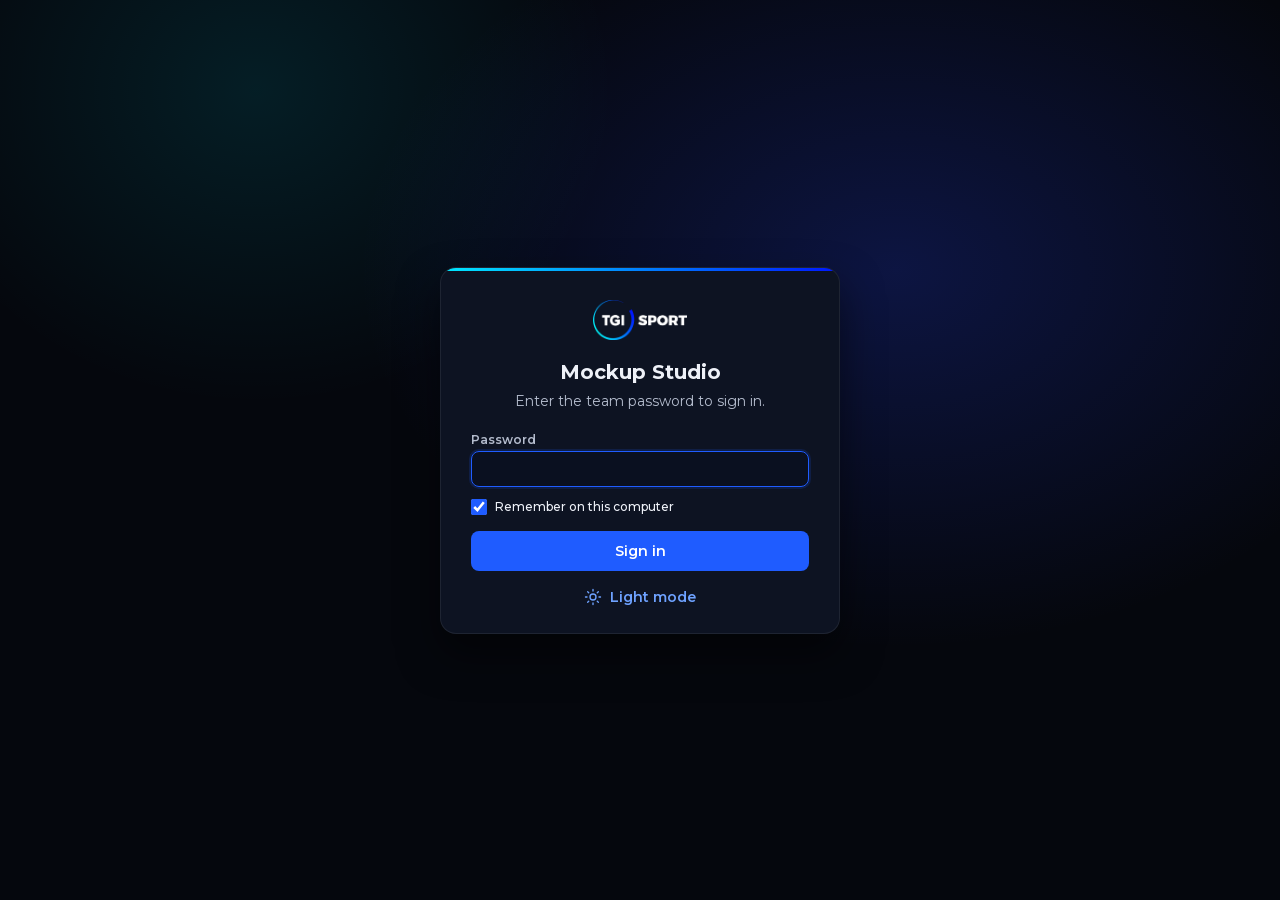
<file: index.html>
<!doctype html>
<html lang="en">
<head>
  <meta charset="utf-8">
  <title>Mockup Studio · TGI Sport</title>
  <!-- Pagina d'ingresso del sito: apre subito la piattaforma. -->
  <meta http-equiv="refresh" content="0; url=Mockup%20Studio.html">
  <link rel="icon" type="image/png" href="app/favicon.png">
  <script>location.replace('Mockup%20Studio.html' + location.search + location.hash);</script>
</head>
<body>
  <a href="Mockup%20Studio.html">Open Mockup Studio</a>
</body>
</html>
</file>
<file: app/stile.css>
/* Mockup Studio — stile allineato alla Piattaforma TGI Sport: Montserrat incluso nel sito, cinque grandezze di testo,
   tema scuro predefinito e chiaro. I colori si scrivono solo nei due blocchi dei temi, fuori si usano le variabili. */
@font-face {
  font-family: 'Montserrat';
  src: url('font/montserrat-latin.woff2') format('woff2');
  font-weight: 100 900;
  font-display: swap;
}

:root {
  color-scheme: dark;
  --sfondo: #05070d;
  --pannello: #0d1322;
  --lato: #080c16;
  --campo: #0a1020;
  --inchiostro: #eef1f8;
  --inchiostro-2: #b4bccd;
  --inchiostro-3: #7b859b;
  --linea: rgba(255, 255, 255, .07);
  --linea-forte: rgba(255, 255, 255, .14);
  --accento: #1f5cff;
  --accento-sopra: #1a4fe0;
  --accento-testo: #8fb4ff;    /* testo sul fondo tenue dell'accento */
  --accento-tenue: rgba(31, 92, 255, .16);
  --su-accento: #ffffff;
  --link: #6ea2ff;
  --marchio-gradiente: linear-gradient(90deg, #00e8fe, #0018fe);
  --ok: #4cc77a;
  --ok-tenue: rgba(76, 199, 122, .14);
  --bordo-ok: rgba(76, 199, 122, .35);
  --attenzione: #ff9a3c;
  --attenzione-tenue: rgba(255, 154, 60, .14);
  --errore: #ff6259;
  --errore-tenue: rgba(255, 98, 89, .14);
  --bordo-errore: rgba(255, 98, 89, .35);
  --grigio-tenue: rgba(255, 255, 255, .06);
  --hover: rgba(255, 255, 255, .05);
  --voce-attiva: rgba(255, 255, 255, .07);
  --alone: radial-gradient(60% 60% at 70% 30%, rgba(40, 70, 255, .22), transparent 70%), radial-gradient(40% 50% at 20% 10%, rgba(0, 232, 254, .10), transparent 70%);
  --ombra: none;
  --ombra-finestra: 0 20px 40px rgba(0, 0, 0, .5);

  /* il palco con la foto resta scuro in entrambi i temi: il chiaro non sovrascrive questi valori */
  --palco: #05070d;
  --palco-2: #0d1322;
  --palco-linea: rgba(255, 255, 255, .1);
  --palco-attivo: rgba(255, 255, 255, .14);
  --palco-sopra: rgba(255, 255, 255, .07);
  --palco-chiaro: #ffffff;
  --palco-testo: #b4bccd;
  --palco-testo-2: #8d97ab;
  --palco-giro: rgba(255, 255, 255, .25);
  --ombra-tela: 0 8px 40px rgba(0, 0, 0, .45);
  --ombra-lente: 0 8px 30px rgba(0, 0, 0, .5);

  /* la scacchiera indica la trasparenza: uguale nei due temi */
  --carta: #ffffff;
  --scacco: #dcdfe5;

  --raggio: 16px;
  --raggio-medio: 10px;
  --raggio-comandi: 8px;
  --t-12: 12px;
  --t-14: 14px;
  --t-16: 16px;
  --t-20: 20px;
  font-family: 'Montserrat', system-ui, sans-serif;
  font-size: var(--t-14);
  color: var(--inchiostro);
  background: var(--sfondo);
}

:root[data-tema="chiaro"] {
  color-scheme: light;
  --sfondo: #edf0f5;
  --pannello: #ffffff;
  --lato: #ffffff;
  --campo: #ffffff;
  --inchiostro: #0f1830;
  --inchiostro-2: #4f5a70;
  --inchiostro-3: #808ba0;
  --linea: #dde2eb;
  --linea-forte: #c6cdda;
  --accento: #0b2ff0;
  --accento-sopra: #0822c4;
  --accento-testo: #0822c4;
  --accento-tenue: #e8edff;
  --su-accento: #ffffff;
  --link: #0b2ff0;
  --ok: #137a41;
  --ok-tenue: #e7f6ee;
  --bordo-ok: #bfe5cf;
  --attenzione: #a85000;
  --attenzione-tenue: #fff4e0;
  --errore: #c62f28;
  --errore-tenue: #fdecea;
  --bordo-errore: #f3c3bf;
  --grigio-tenue: #eff2f6;
  --hover: #f1f4f9;
  --voce-attiva: #e8edff;
  --alone: radial-gradient(50% 60% at 75% 20%, rgba(11, 47, 240, .07), transparent 70%);
  --ombra: 0 1px 2px rgba(15, 24, 48, .04), 0 8px 24px rgba(15, 24, 48, .05);
  --ombra-finestra: 0 20px 40px rgba(15, 24, 48, .2);
}

* { box-sizing: border-box; }
html, body { height: 100%; margin: 0; }
button, input, select { font: inherit; color: inherit; }
[hidden] { display: none !important; }

/* elementi del solo tema scuro o del solo tema chiaro: logo, icona e testo dell'interruttore */
:root[data-tema="chiaro"] .solo-scuro, :root:not([data-tema="chiaro"]) .solo-chiaro { display: none !important; }
.tratto { width: 20px; height: 20px; flex: none; fill: none; stroke: currentColor; stroke-width: 1.8; stroke-linecap: round; stroke-linejoin: round; }

/* ---------- struttura: una sola colonna a sinistra (logo, menu, passi, piede) e il palco accanto ---------- */
body {
  display: grid; grid-template-columns: 344px minmax(0, 1fr); grid-template-rows: auto minmax(0, 1fr) auto;
  background: var(--sfondo); overflow: hidden;
}
main, .vista { display: contents; }
.testata, .vista > .pannello, .piede-lato { grid-column: 1; background: var(--lato); border-right: 1px solid var(--linea); }
.testata { grid-row: 1; }
.vista > .pannello { grid-row: 2; }
.piede-lato { grid-row: 3; }
.vista > .area { grid-column: 2; grid-row: 1 / -1; }

/* ---------- testata della colonna ---------- */
.testata::before { content: ""; display: block; height: 3px; background: var(--marchio-gradiente); }
.marchio { display: flex; align-items: center; gap: 12px; padding: 14px 20px 10px; }
.marchio-logo { display: block; height: 28px; width: auto; }
.marchio-nome {
  padding-left: 12px; border-left: 1px solid var(--linea-forte);
  font-weight: 700; line-height: 22px; white-space: nowrap;
}
.schede { display: grid; gap: 2px; padding: 4px 10px 10px; }
.schede button {
  display: flex; align-items: center; gap: 12px; padding: 9px 10px; border: 0; border-radius: var(--raggio-medio);
  background: none; color: var(--inchiostro-2); font-weight: 600; text-align: left; cursor: pointer;
}
.schede button:hover { background: var(--hover); color: var(--inchiostro); }
.schede button[aria-selected="true"] { background: var(--voce-attiva); color: var(--inchiostro); box-shadow: inset 3px 0 0 var(--accento); }

/* ---------- piede della colonna ---------- */
.piede-lato { display: flex; gap: 4px; padding: 8px 10px; border-top: 1px solid var(--linea); }
.bottone-lato {
  flex: 1; display: inline-flex; align-items: center; justify-content: center; gap: 8px; padding: 7px 8px; border: 0; border-radius: var(--raggio-comandi);
  background: none; color: var(--link); font-weight: 600; white-space: nowrap; cursor: pointer;
}
.bottone-lato:hover { background: var(--accento-tenue); }
.bottone-lato .tratto { width: 18px; height: 18px; }

/* ---------- accesso con password ---------- */
.accesso {
  position: fixed; inset: 0; z-index: 20; display: grid; place-items: center; padding: 20px;
  background: var(--alone), var(--sfondo);
}
.accesso-scheda {
  width: 100%; max-width: 400px; padding: 32px 30px 20px; border: 1px solid var(--linea); border-radius: var(--raggio); background: var(--pannello);
  box-shadow: var(--ombra-finestra); position: relative; overflow: hidden;
}
.accesso.in-attesa .accesso-scheda { visibility: hidden; }
.accesso-scheda::before { content: ""; position: absolute; left: 0; right: 0; top: 0; height: 3px; background: var(--marchio-gradiente); }
.accesso-logo { display: block; height: 40px; width: auto; margin: 0 auto 20px; }
.accesso-scheda h1 { margin: 0 0 6px; font-size: var(--t-20); font-weight: 700; line-height: 1.25; text-align: center; }
.accesso-scheda > p { margin: 0 0 20px; color: var(--inchiostro-2); line-height: 1.5; text-align: center; }
.accesso-scheda .spunta { margin: 2px 0 16px; }
.accesso-scheda .errore { margin: 0 0 14px; }
.accesso-scheda .bottone-lato { display: flex; width: 100%; margin-top: 10px; }

/* ---------- passi nella colonna ---------- */
.pannello {
  min-height: 0; overflow-y: auto; padding: 0 10px 10px;
  scrollbar-width: thin; scrollbar-color: var(--linea-forte) transparent;
}
.passo { padding: 14px; margin-bottom: 10px; border: 1px solid var(--linea); border-radius: var(--raggio); background: var(--pannello); box-shadow: var(--ombra); }
.passo:last-child { margin-bottom: 0; }
.passo h2 { display: flex; align-items: center; gap: 10px; margin: 0 0 12px; font-size: var(--t-16); font-weight: 700; line-height: 1.25; }
.passo h3 { margin: 18px 0 8px; font-size: var(--t-14); font-weight: 700; }
.n {
  flex: none; display: inline-grid; place-items: center; width: 22px; height: 22px; border-radius: 50%;
  background: var(--accento-tenue); color: var(--accento-testo); font-size: var(--t-12); font-weight: 700;
}
.passo.disattivo { opacity: .45; pointer-events: none; }

.campo { display: flex; flex-direction: column; gap: 4px; margin-bottom: 12px; }
.campo > span { font-size: var(--t-12); color: var(--inchiostro-2); font-weight: 600; display: flex; justify-content: space-between; }
.campo output { color: var(--inchiostro); font-variant-numeric: tabular-nums; }
input[type="text"], input[type="number"], input[type="password"], select {
  height: 36px; padding: 0 10px; border: 1px solid var(--linea-forte); border-radius: var(--raggio-comandi); background: var(--campo); width: 100%; min-width: 0;
  outline: 2px solid transparent; transition: border-color .15s, outline-color .15s;
}
input[type="text"]:focus, input[type="number"]:focus, input[type="password"]:focus, select:focus { border-color: var(--accento); outline-color: var(--accento-tenue); }
input[type="range"] { width: 100%; accent-color: var(--accento); margin: 2px 0; }

.segmentato { display: grid; grid-auto-flow: column; grid-auto-columns: 1fr; gap: 6px; margin-bottom: 12px; }
.segmentato button {
  display: flex; flex-direction: column; align-items: flex-start; gap: 2px;
  padding: 9px 10px; border: 1px solid var(--linea-forte); border-radius: var(--raggio-comandi); background: transparent; cursor: pointer; text-align: left;
  transition: border-color .15s, background .15s;
}
.segmentato.griglia { grid-auto-flow: row; grid-template-columns: repeat(2, minmax(0, 1fr)); }
.segmentato button b { font-weight: 600; font-size: var(--t-12); line-height: 1.3; }
.segmentato button small { font-size: var(--t-12); color: var(--inchiostro-2); }
.segmentato button:hover { border-color: var(--inchiostro-3); }
.segmentato button[aria-checked="true"] { border-color: var(--accento); background: var(--accento-tenue); box-shadow: inset 0 0 0 1px var(--accento); }
.segmentato button:disabled { opacity: .4; cursor: not-allowed; }
.segmentato.piccolo { margin: 0; gap: 0; background: var(--palco-2); border-radius: var(--raggio-comandi); padding: 2px; }
.segmentato.piccolo button {
  padding: 5px 12px; border: 0; background: transparent; color: var(--palco-testo); border-radius: 6px; align-items: center; font-size: var(--t-12); font-weight: 600;
}
.segmentato.piccolo button[aria-checked="true"] { background: var(--palco-attivo); color: var(--palco-chiaro); box-shadow: none; }

/* drop zone */
.drop {
  position: relative; display: flex; flex-direction: column; align-items: center; gap: 8px; text-align: center;
  padding: 20px 14px 16px; border: 1.5px dashed var(--linea-forte); border-radius: var(--raggio-medio); cursor: pointer;
  color: var(--inchiostro-2); background: var(--grigio-tenue); transition: border-color .15s, background .15s;
}
.drop input { position: absolute; inset: 0; opacity: 0; cursor: pointer; width: 100%; }
.drop:hover, .drop.sopra { border-color: var(--accento); background: var(--accento-tenue); color: var(--inchiostro); }
.drop-icona { width: 26px; height: 26px; color: var(--link); }
.drop-testo { line-height: 1.45; }
.drop-testo b { color: var(--inchiostro); font-weight: 600; }
.drop-formati { font-size: var(--t-12); color: var(--inchiostro-2); }

.file { border: 1px solid var(--linea); border-radius: var(--raggio-medio); padding: 10px 12px; margin-top: 10px; background: var(--grigio-tenue); }
.file-riga { display: flex; align-items: center; gap: 8px; }
.file-nome { flex: 1; min-width: 0; font-weight: 600; overflow: hidden; text-overflow: ellipsis; white-space: nowrap; }
.file-meta { font-size: var(--t-12); color: var(--inchiostro-2); margin: 2px 0 8px; }
.file .campo { margin: 8px 0; }
.icona {
  flex: none; display: inline-grid; place-items: center; width: 26px; height: 26px; border: 0; border-radius: 6px; background: transparent; cursor: pointer; color: var(--inchiostro-2);
}
.icona svg { width: 16px; height: 16px; }
.icona:hover { background: var(--hover); color: var(--inchiostro); }

.sfondo-scacchi {
  background-color: var(--carta);
  background-image: linear-gradient(45deg, var(--scacco) 25%, transparent 25%), linear-gradient(-45deg, var(--scacco) 25%, transparent 25%),
    linear-gradient(45deg, transparent 75%, var(--scacco) 75%), linear-gradient(-45deg, transparent 75%, var(--scacco) 75%);
  background-size: 10px 10px; background-position: 0 0, 0 5px, 5px -5px, -5px 0;
}
.file-miniatura { display: flex; align-items: center; justify-content: center; height: 88px; padding: 8px; margin: 2px 0 10px; border: 1px solid var(--linea); border-radius: var(--raggio-comandi); }
.file-miniatura img { display: block; max-width: 100%; max-height: 100%; }
.file-miniatura img:not([src]) { display: none; }
.contagocce {
  flex: none; display: grid; place-items: center; width: 40px; height: 36px; padding: 0;
  border: 1px solid var(--linea-forte); border-radius: var(--raggio-comandi); background: var(--campo); color: var(--inchiostro-2); cursor: pointer;
}
.contagocce:hover { border-color: var(--inchiostro-3); color: var(--inchiostro); }
.contagocce svg { width: 18px; height: 18px; }
#nota-sfondo { margin: -4px 0 12px; }
#nota-tipi { margin: -4px 0 12px; }
#nota-sfondo:empty { display: none; }
.rilevato { font-size: var(--t-12); line-height: 1.4; padding: 8px 10px; border-radius: var(--raggio-comandi); margin-bottom: 8px; }
.rilevato:empty { display: none; }
.rilevato.si { background: var(--ok-tenue); color: var(--ok); }
.rilevato.no { background: var(--grigio-tenue); color: var(--inchiostro-2); }
.rilevato.attenzione { background: var(--attenzione-tenue); color: var(--attenzione); }

.spunta { display: flex; align-items: center; gap: 8px; cursor: pointer; font-size: var(--t-12); font-weight: 500; margin: 6px 0 0; }
.spunta input { width: 16px; height: 16px; accent-color: var(--accento); margin: 0; flex: none; }
.spunta small { font-size: var(--t-12); color: var(--inchiostro-2); }

.errore { margin-top: 10px; padding: 9px 11px; border-radius: var(--raggio-comandi); background: var(--errore-tenue); color: var(--errore); font-size: var(--t-12); line-height: 1.45; }

.campioni { display: flex; flex-wrap: wrap; gap: 6px; }
.campione {
  width: 28px; height: 28px; border-radius: 7px; border: 1px solid var(--linea-forte); cursor: pointer; padding: 0; position: relative;
  transition: transform .1s;
}
.campione:hover { transform: scale(1.08); }
.campione[aria-pressed="true"] { box-shadow: 0 0 0 2px var(--pannello), 0 0 0 4px var(--accento); }
.campioni-etichetta { width: 100%; font-size: var(--t-12); color: var(--inchiostro-2); margin-top: 2px; }
.colore { display: flex; gap: 8px; margin-top: 8px; }
.colore input[type="color"] { width: 44px; height: 36px; padding: 2px; border: 1px solid var(--linea-forte); border-radius: var(--raggio-comandi); background: var(--campo); cursor: pointer; flex: none; }
.colore input[type="text"] { font-family: ui-monospace, "SF Mono", Menlo, monospace; text-transform: uppercase; }

.link { border: 0; background: none; color: var(--link); padding: 0; cursor: pointer; font-size: var(--t-12); font-weight: 600; }
.link:hover { text-decoration: underline; }
.gruppo { padding-bottom: 6px; margin-bottom: 14px; border-bottom: 1px dashed var(--linea-forte); }
.gruppo .nota:last-child { margin-bottom: 10px; }
.segmentato.compatto { margin-bottom: 0; }
.segmentato.compatto button { padding: 7px 10px; align-items: center; }
.campione.trasparente {
  background-color: var(--carta) !important;
  background-image: linear-gradient(45deg, var(--scacco) 25%, transparent 25%), linear-gradient(-45deg, var(--scacco) 25%, transparent 25%),
    linear-gradient(45deg, transparent 75%, var(--scacco) 75%), linear-gradient(-45deg, transparent 75%, var(--scacco) 75%);
  background-size: 8px 8px; background-position: 0 0, 0 4px, 4px -4px, -4px 0;
}
.segmentato.competizioni button img { display: block; width: 100%; height: auto; margin-top: 7px; border-radius: 3px; box-shadow: 0 0 0 1px var(--linea-forte); }
#campo-posizioni { margin-bottom: 0; }
#nota-trasparente { margin-top: 8px; }

.posizioni { display: flex; flex-direction: column; gap: 6px; }
.posizione {
  display: flex; align-items: center; gap: 10px; padding: 9px 11px; border: 1px solid var(--linea-forte); border-radius: var(--raggio-comandi); cursor: pointer;
  transition: border-color .15s, background .15s;
}
.posizione:hover { border-color: var(--inchiostro-3); }
.posizione input { width: 16px; height: 16px; accent-color: var(--accento); margin: 0; }
.posizione.attiva { border-color: var(--accento); background: var(--accento-tenue); }
.posizione small { margin-left: auto; color: var(--inchiostro-2); font-size: var(--t-12); }

/* due brand: scelta, schede dei loghi e logo di ogni posizione */
#blocco-brand { margin-bottom: 12px; }
#sel-logo { margin-top: 8px; grid-auto-columns: minmax(0, 1fr); }
#sel-logo button { min-width: 0; overflow: hidden; }
#sel-logo button b, #sel-logo button small { max-width: 100%; overflow: hidden; text-overflow: ellipsis; white-space: nowrap; }
.passo h2 .del-logo { min-width: 0; overflow: hidden; text-overflow: ellipsis; white-space: nowrap; color: var(--link); font-size: var(--t-14); font-weight: 600; }
.posizione.assegna { cursor: default; padding: 7px 8px 7px 11px; }
.posizione.assegna > span { flex: 1; min-width: 0; overflow: hidden; text-overflow: ellipsis; white-space: nowrap; }
.posizione.assegna .ruolo button { max-width: 92px; overflow: hidden; text-overflow: ellipsis; white-space: nowrap; }

.uscite { list-style: none; margin: 0 0 12px; padding: 0; display: flex; flex-direction: column; gap: 6px; }
.uscite li { display: flex; flex-wrap: wrap; align-items: baseline; gap: 2px 8px; font-size: var(--t-12); }
.uscite code { font-family: ui-monospace, "SF Mono", Menlo, monospace; font-size: var(--t-12); background: var(--grigio-tenue); padding: 2px 6px; border-radius: 5px; word-break: break-all; }
.uscite span { color: var(--inchiostro-2); white-space: nowrap; }
.uscite label { display: flex; align-items: baseline; gap: 8px; min-width: 0; cursor: pointer; }
.uscite input { flex: none; align-self: center; width: 15px; height: 15px; margin: 0; accent-color: var(--accento); }
.uscite li.spento code { opacity: .5; text-decoration: line-through; }

.cartella { font-size: var(--t-12); color: var(--inchiostro-2); margin-bottom: 12px; line-height: 1.45; }
.cartella b { color: var(--inchiostro); font-weight: 600; }

button.primario {
  width: 100%; height: 40px; border: 0; border-radius: var(--raggio-comandi); background: var(--accento); color: var(--su-accento); font-weight: 600; cursor: pointer;
  transition: background .15s, transform .05s;
}
button.primario:hover { background: var(--accento-sopra); }
button.primario:active { transform: translateY(1px); }
button.primario:disabled { opacity: .5; cursor: not-allowed; }
.secondari { display: flex; gap: 8px; margin-top: 8px; }
.secondari + .campo { margin-top: 12px; }
.secondari > button, .secondari > .bottone, .bottone {
  flex: 1; display: inline-flex; align-items: center; justify-content: center; height: 36px; padding: 0 10px;
  border: 1px solid var(--linea-forte); border-radius: var(--raggio-comandi); background: var(--pannello); cursor: pointer; font-weight: 600; font-size: var(--t-12); text-align: center;
}
.secondari > button:hover, .bottone:hover { border-color: var(--inchiostro-3); }
.secondari > button { height: auto; min-height: 36px; padding: 6px 10px; line-height: 1.25; }
#ed-spessore-campi { margin-top: 12px; }
.secondari > button:disabled { opacity: .45; cursor: not-allowed; }
.bottone.pieno { width: 100%; margin-top: 8px; }
.bottone.sostituisci { margin: -2px 0 12px; height: auto; min-height: 36px; padding: 6px 10px; line-height: 1.25; }

.nota { font-size: var(--t-12); color: var(--inchiostro-2); line-height: 1.5; margin: 6px 0 0; }
.nota code, .passo code { font-family: ui-monospace, "SF Mono", Menlo, monospace; font-size: var(--t-12); background: var(--grigio-tenue); padding: 1px 5px; border-radius: 4px; word-break: break-all; }

/* ---------- area anteprima ---------- */
.area { min-width: 0; min-height: 0; display: flex; flex-direction: column; background: var(--palco); }
.barra { display: flex; align-items: center; gap: 12px; height: 48px; padding: 0 16px; border-bottom: 1px solid var(--palco-linea); color: var(--palco-testo); flex: none; }
.barra .spazio { flex: 1; }
.misura { font-size: var(--t-12); color: var(--palco-testo-2); font-variant-numeric: tabular-nums; white-space: nowrap; }
.suggerimento { font-size: var(--t-12); color: var(--palco-testo-2); }
.tieni, .barra button.piccolo {
  height: 30px; padding: 0 12px; border: 1px solid var(--palco-linea); border-radius: var(--raggio-comandi); background: transparent; color: var(--palco-testo); cursor: pointer; font-size: var(--t-12); font-weight: 600; white-space: nowrap;
  user-select: none; -webkit-user-select: none;
}
.tieni:hover, .barra button.piccolo:hover { background: var(--palco-sopra); color: var(--palco-chiaro); }
.tieni.premuto { background: var(--palco-attivo); color: var(--palco-chiaro); }

.palco { position: relative; flex: 1; min-height: 0; overflow: hidden; }
.tela { position: absolute; left: 0; top: 0; transform-origin: 0 0; box-shadow: var(--ombra-tela); transition: transform .25s ease; }
.tela canvas { position: absolute; left: 0; top: 0; display: block; }
.tela #cv-base { position: relative; }
.palco-messaggio {
  position: absolute; inset: 0; display: grid; place-items: center; text-align: center; padding: 24px;
  color: var(--palco-testo-2); line-height: 1.6; pointer-events: none;
}
.caricamento { position: absolute; top: 14px; right: 16px; }
.caricamento span {
  display: block; width: 18px; height: 18px; border-radius: 50%; border: 2px solid var(--palco-giro); border-top-color: var(--palco-chiaro); animation: gira .8s linear infinite;
}
@keyframes gira { to { transform: rotate(360deg); } }

.produzione { flex: none; display: flex; align-items: center; gap: 18px; height: 150px; padding: 14px 18px; border-top: 1px solid var(--palco-linea); background: var(--palco-2); }
.produzione-info { display: flex; flex-direction: column; gap: 4px; color: var(--palco-testo); font-size: var(--t-12); width: 150px; flex: none; }
.produzione-info b { color: var(--palco-chiaro); font-weight: 700; font-size: var(--t-14); }
.produzione-info span { color: var(--palco-testo-2); font-variant-numeric: tabular-nums; line-height: 1.5; }
.scacchiera {
  height: 100%; flex: 1; min-width: 0; display: flex; align-items: center; justify-content: flex-start;
}
.scacchiera canvas {
  max-height: 100%; max-width: 100%;
  background-color: var(--carta);
  background-image: linear-gradient(45deg, var(--scacco) 25%, transparent 25%), linear-gradient(-45deg, var(--scacco) 25%, transparent 25%),
    linear-gradient(45deg, transparent 75%, var(--scacco) 75%), linear-gradient(-45deg, transparent 75%, var(--scacco) 75%);
  background-size: 12px 12px; background-position: 0 0, 0 6px, 6px -6px, -6px 0;
  border-radius: 4px;
}

/* ---------- editor ---------- */
.palco.editor { cursor: grab; outline: none; }
.palco.editor.trascina { cursor: grabbing; }
.palco.editor.maniglia { cursor: crosshair; }
.palco.editor.sposta { cursor: move; }
#ed-canvas { position: absolute; inset: 0; width: 100%; height: 100%; display: block; }
.lente { position: absolute; top: 14px; left: 14px; width: 176px; height: 176px; border-radius: 12px; box-shadow: 0 0 0 2px var(--palco-chiaro), var(--ombra-lente); pointer-events: none; }
.lente.destra { left: auto; right: 14px; }
.lista { display: flex; flex-direction: column; gap: 6px; }
.voce {
  display: flex; align-items: center; gap: 10px; padding: 7px 8px 7px 10px; border: 1px solid var(--linea-forte); border-radius: var(--raggio-comandi); cursor: pointer; background: transparent;
}
.voce:hover { border-color: var(--inchiostro-3); }
.voce.attiva { border-color: var(--accento); background: var(--accento-tenue); }
.voce img { width: 48px; height: 27px; object-fit: cover; border-radius: 4px; flex: none; background: var(--grigio-tenue); }
.voce .testo { flex: 1; min-width: 0; display: flex; flex-direction: column; }
.voce .testo b { font-weight: 600; font-size: var(--t-12); overflow: hidden; text-overflow: ellipsis; white-space: nowrap; }
.voce .testo small { font-size: var(--t-12); color: var(--inchiostro-2); }
.voce input[type="text"] { height: 28px; font-size: var(--t-12); padding: 0 8px; }
.voce .bordo { width: 54px; flex: none; }
.voce.posizione-ed { flex-direction: column; align-items: stretch; gap: 7px; padding: 8px 8px 9px 10px; }
.voce.posizione-ed .riga { display: flex; align-items: center; gap: 8px; }
.voce.posizione-ed .riga input[type="text"] { flex: 1; min-width: 0; }
.voce.posizione-ed .dettagli { justify-content: space-between; padding-left: 18px; font-size: var(--t-12); color: var(--inchiostro-2); }
.voce.posizione-ed .bordo { display: flex; align-items: center; gap: 5px; width: auto; }
.voce.posizione-ed .bordo input { width: 56px; }
.ruolo { display: inline-flex; border: 1px solid var(--linea-forte); border-radius: 7px; overflow: hidden; flex: none; }
.ruolo button { border: 0; background: transparent; padding: 4px 9px; font-size: var(--t-12); font-weight: 600; color: var(--inchiostro-2); cursor: pointer; }
.ruolo button + button { border-left: 1px solid var(--linea-forte); }
.ruolo button[aria-checked="true"] { background: var(--accento); color: var(--su-accento); }
.secondari > select { flex: 1; min-width: 0; height: 36px; font-size: var(--t-12); }
.voce.variante img { width: 96px; height: auto; object-fit: contain; border-radius: 3px; box-shadow: 0 0 0 1px var(--linea-forte); }
.voce .bordo input { height: 28px; padding: 0 6px; font-size: var(--t-12); }
.pallino { width: 10px; height: 10px; border-radius: 50%; flex: none; }
.punto { display: flex; align-items: center; gap: 8px; margin-top: 12px; padding: 8px 10px; border-radius: var(--raggio-comandi); background: var(--grigio-tenue); font-size: var(--t-12); }
.punto span { font-weight: 600; flex: 1; }
.punto label { display: flex; align-items: center; gap: 4px; color: var(--inchiostro-2); }
.punto input { width: 76px; height: 28px; padding: 0 6px; }

/* ---------- avvisi ---------- */
.avvisi { position: fixed; left: 50%; bottom: 22px; transform: translateX(-50%); display: flex; flex-direction: column; gap: 8px; align-items: center; z-index: 10; pointer-events: none; }
.avviso {
  pointer-events: auto; max-width: 560px; padding: 10px 16px; border: 1px solid var(--linea-forte); border-radius: var(--raggio-medio);
  background: var(--pannello); color: var(--inchiostro); line-height: 1.45; box-shadow: var(--ombra-finestra); animation: entra .2s ease;
}
/* fondo tenue steso sopra quello del pannello: l'avviso resta leggibile anche sopra la foto */
.avviso.ok { background: linear-gradient(var(--ok-tenue), var(--ok-tenue)), var(--pannello); border-color: var(--bordo-ok); color: var(--ok); }
.avviso.errore { margin: 0; background: linear-gradient(var(--errore-tenue), var(--errore-tenue)), var(--pannello); border-color: var(--bordo-errore); color: var(--errore); font-size: var(--t-14); }
@keyframes entra { from { opacity: 0; transform: translateY(8px); } }

@media (max-width: 900px) {
  html, body { height: auto; }
  body { display: block; overflow: auto; }
  main, .vista { display: block; }
  .testata, .vista > .pannello, .piede-lato { border-right: 0; }
  .pannello { overflow: visible; padding-top: 0; }
  .area { min-height: 70vh; }
  .barra { flex-wrap: wrap; height: auto; min-height: 48px; padding: 8px 12px; }
  .suggerimento { display: none; }
}
</file>
